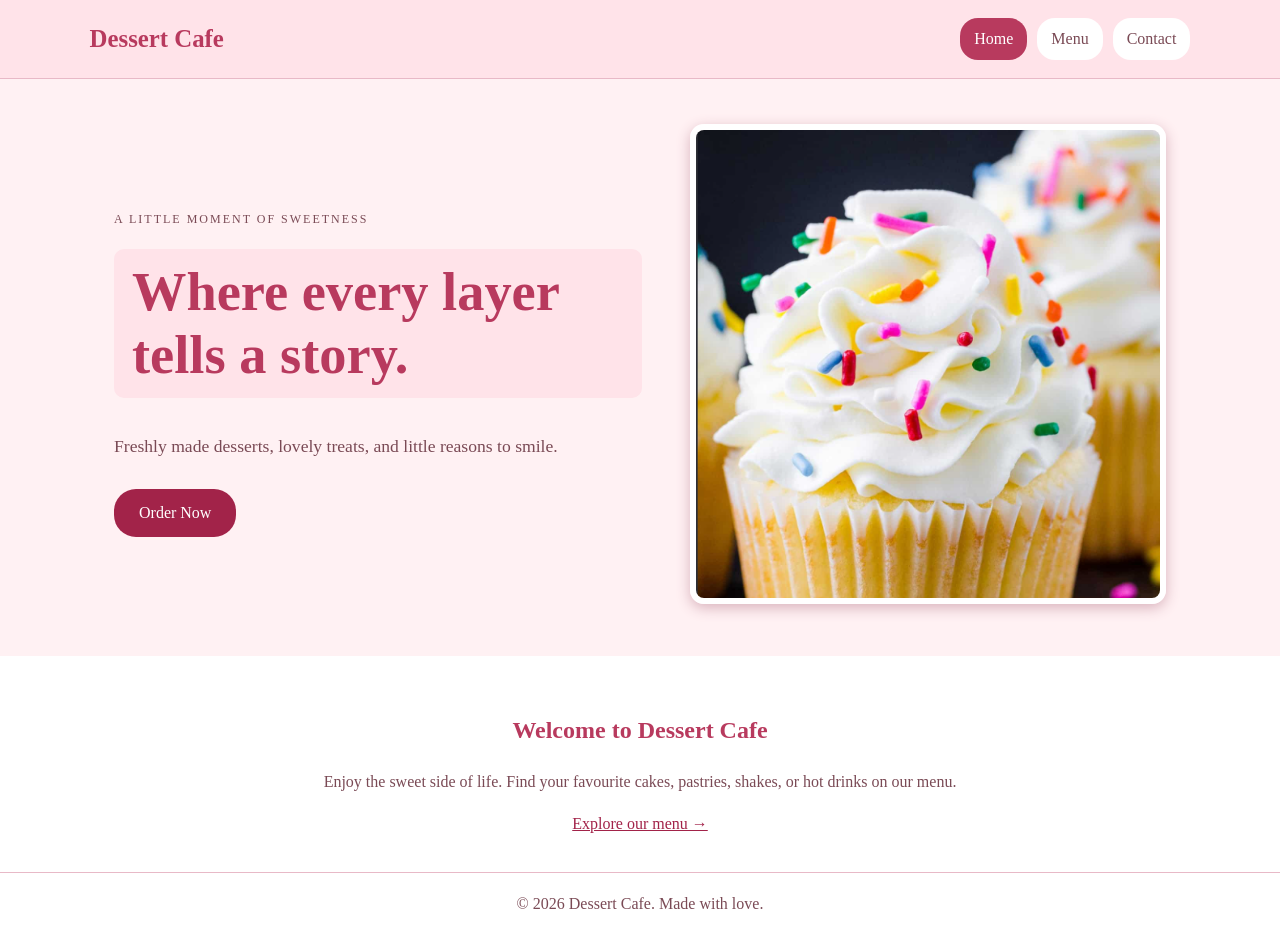
<file: index.html>
<!DOCTYPE html>
<html lang="en">
<head>
  <meta charset="UTF-8">
  <meta name="viewport" content="width=device-width, initial-scale=1.0">
  <title>Dessert Cafe | Home</title>
  <link rel="stylesheet" href="style.css">
</head>
<body>
  <header class="site-header">
    <a class="logo" href="index.html">Dessert Cafe</a>
    <nav aria-label="Main navigation">
      <a class="active" href="index.html">Home</a>
      <a href="menu.html">Menu</a>
      <a href="contact.html">Contact</a>
    </nav>
  </header>

  <main>
    <section class="hero">
      <div class="hero-copy">
        <p class="eyebrow">A LITTLE MOMENT OF SWEETNESS</p>
        <h1>Where every layer tells a story.</h1>
        <p>Freshly made desserts, lovely treats, and little reasons to smile.</p>
        <a class="button" href="menu.html">Order Now</a>
      </div>
      <div class="hero-photo">
        <img src="cupcake.png" alt="Vanilla cupcake topped with white frosting and colorful sprinkles">
      </div>
    </section>

    <section class="welcome">
      <h2>Welcome to Dessert Cafe</h2>
      <p>Enjoy the sweet side of life. Find your favourite cakes, pastries, shakes, or hot drinks on our menu.</p>
      <a class="text-link" href="menu.html">Explore our menu →</a>
    </section>
  </main>

  <footer>© 2026 Dessert Cafe. Made with love.</footer>
</body>
</html>
</file>
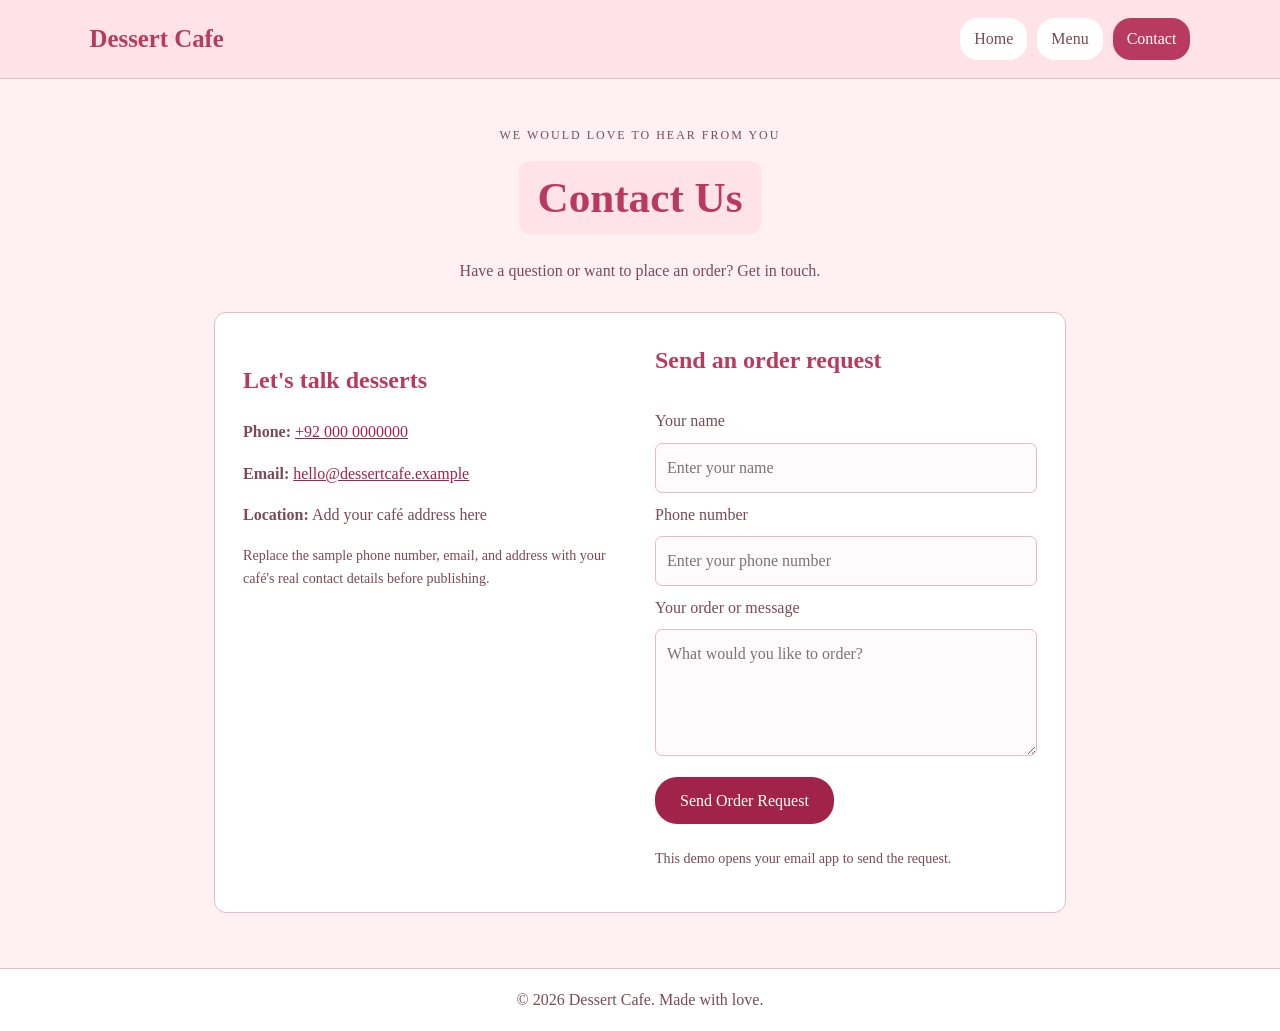
<file: contact.html>
<!DOCTYPE html>
<html lang="en">
<head>
  <meta charset="UTF-8">
  <meta name="viewport" content="width=device-width, initial-scale=1.0">
  <title>Dessert Cafe | Contact</title>
  <link rel="stylesheet" href="style.css">
  <script src="script.js" defer></script>
</head>
<body>
  <header class="site-header">
    <a class="logo" href="index.html">Dessert Cafe</a>
    <nav aria-label="Main navigation">
      <a href="index.html">Home</a>
      <a href="menu.html">Menu</a>
      <a class="active" href="contact.html">Contact</a>
    </nav>
  </header>

  <main class="page-main contact-main">
    <section class="page-heading">
      <p class="eyebrow">WE WOULD LOVE TO HEAR FROM YOU</p>
      <h1>Contact Us</h1>
      <p>Have a question or want to place an order? Get in touch.</p>
    </section>

    <section class="contact-card">
      <div class="contact-details">
        <h2>Let's talk desserts</h2>
        <p><strong>Phone:</strong> <a href="tel:+920000000000">+92 000 0000000</a></p>
        <p><strong>Email:</strong> <a href="mailto:hello@dessertcafe.example">hello@dessertcafe.example</a></p>
        <p><strong>Location:</strong> Add your café address here</p>
        <p class="small-note">Replace the sample phone number, email, and address with your café's real contact details before publishing.</p>
      </div>

      <form id="order-form" class="contact-form">
        <h2>Send an order request</h2>
        <label for="customer-name">Your name</label>
        <input id="customer-name" name="name" type="text" placeholder="Enter your name" required>
        <label for="customer-phone">Phone number</label>
        <input id="customer-phone" name="phone" type="tel" placeholder="Enter your phone number" required>
        <label for="order-message">Your order or message</label>
        <textarea id="order-message" name="message" rows="4" placeholder="What would you like to order?" required></textarea>
        <button class="button" type="submit">Send Order Request</button>
        <p class="form-note" id="form-note">This demo opens your email app to send the request.</p>
      </form>
    </section>
  </main>

  <footer>© 2026 Dessert Cafe. Made with love.</footer>
</body>
</html>
</file>
<file: style.css>
/* Dessert Cafe - simple pastel pink theme */
:root {
  --pink: #b83a5e;
  --deep-pink: #a22349;
  --soft-pink: #fff1f3;
  --pale-pink: #ffe3e9;
  --border-pink: #e8b9c7;
  --text: #3b2420;
  --muted: #7a4a55;
  --white: #ffffff;
}

* { box-sizing: border-box; }

body {
  margin: 0;
  background: var(--soft-pink);
  color: var(--text);
  font-family: Georgia, serif;
  line-height: 1.6;
}

.site-header {
  display: flex;
  justify-content: space-between;
  align-items: center;
  gap: 20px;
  padding: 18px 7%;
  background: var(--pale-pink);
  border-bottom: 1px solid var(--border-pink);
}

.logo {
  color: var(--pink);
  font-size: 1.55rem;
  font-weight: bold;
  text-decoration: none;
}

nav { display: flex; gap: 10px; }
nav a {
  color: var(--muted);
  text-decoration: none;
  padding: 8px 14px;
  border-radius: 18px;
  background: var(--white);
}
nav a:hover, nav a.active {
  color: var(--white);
  background: var(--pink);
}

.hero {
  max-width: 1100px;
  margin: 45px auto;
  padding: 0 24px;
  display: grid;
  grid-template-columns: 1fr 0.9fr;
  align-items: center;
  gap: 48px;
}

.hero-copy h1, .page-heading h1 {
  color: var(--pink);
  line-height: 1.15;
  font-size: clamp(2.2rem, 5vw, 3.4rem);
  margin: 8px 0 16px;
  background: var(--pale-pink);
  display: inline-block;
  padding: 12px 18px;
  border-radius: 10px;
}

.hero-copy > p:not(.eyebrow) { color: var(--muted); font-size: 1.1rem; }
.eyebrow { color: var(--muted); letter-spacing: 2px; font-size: 0.75rem; font-style: normal; }
.hero-photo img {
  width: 100%;
  max-height: 480px;
  object-fit: cover;
  border: 6px solid var(--white);
  border-radius: 14px;
  box-shadow: 0 4px 14px #d9b3bd;
}

.button {
  display: inline-block;
  background: var(--deep-pink);
  color: var(--white);
  border: 0;
  border-radius: 22px;
  padding: 11px 25px;
  margin-top: 12px;
  font: inherit;
  font-size: 1rem;
  text-decoration: none;
  cursor: pointer;
}
.button:hover { background: #d1889c; }

.welcome {
  text-align: center;
  background: var(--white);
  padding: 35px 20px;
  margin-top: 35px;
}
h2 { color: var(--pink); }
.welcome p { color: var(--muted); }
.text-link { color: var(--deep-pink); }

.page-main { max-width: 1100px; margin: 0 auto; padding: 35px 24px 55px; }
.page-heading { text-align: center; margin-bottom: 28px; }
.page-heading h1 { font-size: 2.7rem; margin: 4px 0 8px; }
.page-heading p:last-child { color: var(--muted); }

.menu-grid {
  display: grid;
  grid-template-columns: repeat(3, minmax(0, 1fr));
  gap: 22px;
}
.menu-card {
  overflow: hidden;
  background: var(--white);
  border: 1px solid var(--border-pink);
  border-radius: 12px;
  box-shadow: 0 3px 10px #d9b3bd55;
}
.menu-card img { width: 100%; height: 210px; object-fit: cover; display: block; }
.menu-card-content { padding: 15px 17px 19px; }
.menu-card h2 { font-size: 1.25rem; margin: 0 0 5px; }
.item-description { color: var(--muted); min-height: 48px; margin: 5px 0; }
.price { color: var(--deep-pink); font-weight: bold; font-size: 1.1rem; margin: 10px 0 2px; }
.add-button { width: 100%; }

.cart-panel {
  margin-top: 30px;
  padding: 22px;
  background: var(--white);
  border: 1px solid var(--border-pink);
  border-radius: 12px;
  display: flex;
  justify-content: space-between;
  align-items: center;
  gap: 20px;
}
.cart-panel h2 { margin: 0 0 8px; }
.cart-count { background: var(--pale-pink); border-radius: 50%; padding: 2px 9px; font-size: 0.9rem; }
#cart-items { margin: 5px 0; padding-left: 20px; color: var(--muted); }
.cart-total { margin: 8px 0 0; }
.cart-total strong { color: var(--deep-pink); }

.contact-main { max-width: 900px; }
.contact-card {
  display: grid;
  grid-template-columns: 1fr 1fr;
  gap: 30px;
  background: var(--white);
  border: 1px solid var(--border-pink);
  border-radius: 12px;
  padding: 28px;
}
.contact-details p { color: var(--muted); }
.contact-details a { color: var(--deep-pink); }
.small-note, .form-note { font-size: 0.88rem; color: var(--muted); }
.contact-form { display: flex; flex-direction: column; gap: 9px; }
.contact-form h2 { margin-top: 0; }
.contact-form label { color: var(--muted); }
.contact-form input, .contact-form textarea {
  width: 100%;
  border: 1px solid var(--border-pink);
  border-radius: 7px;
  padding: 11px;
  font: inherit;
  background: #fffafb;
}
.contact-form textarea { resize: vertical; }
.contact-form .button { align-self: flex-start; }

footer {
  text-align: center;
  padding: 18px;
  color: var(--muted);
  background: var(--white);
  border-top: 1px solid var(--border-pink);
}

@media (max-width: 760px) {
  .site-header { flex-direction: column; padding: 16px 5%; }
  nav { gap: 18px; }
  .hero { grid-template-columns: 1fr; gap: 25px; margin: 28px auto; }
  .hero-photo { max-width: 480px; }
  .menu-grid { grid-template-columns: repeat(2, minmax(0, 1fr)); }
  .contact-card { grid-template-columns: 1fr; }
}
@media (max-width: 480px) {
  .menu-grid { grid-template-columns: 1fr; }
  .cart-panel { flex-direction: column; align-items: stretch; }
  .hero-copy h1 { font-size: 2.35rem; }
}
</file>
